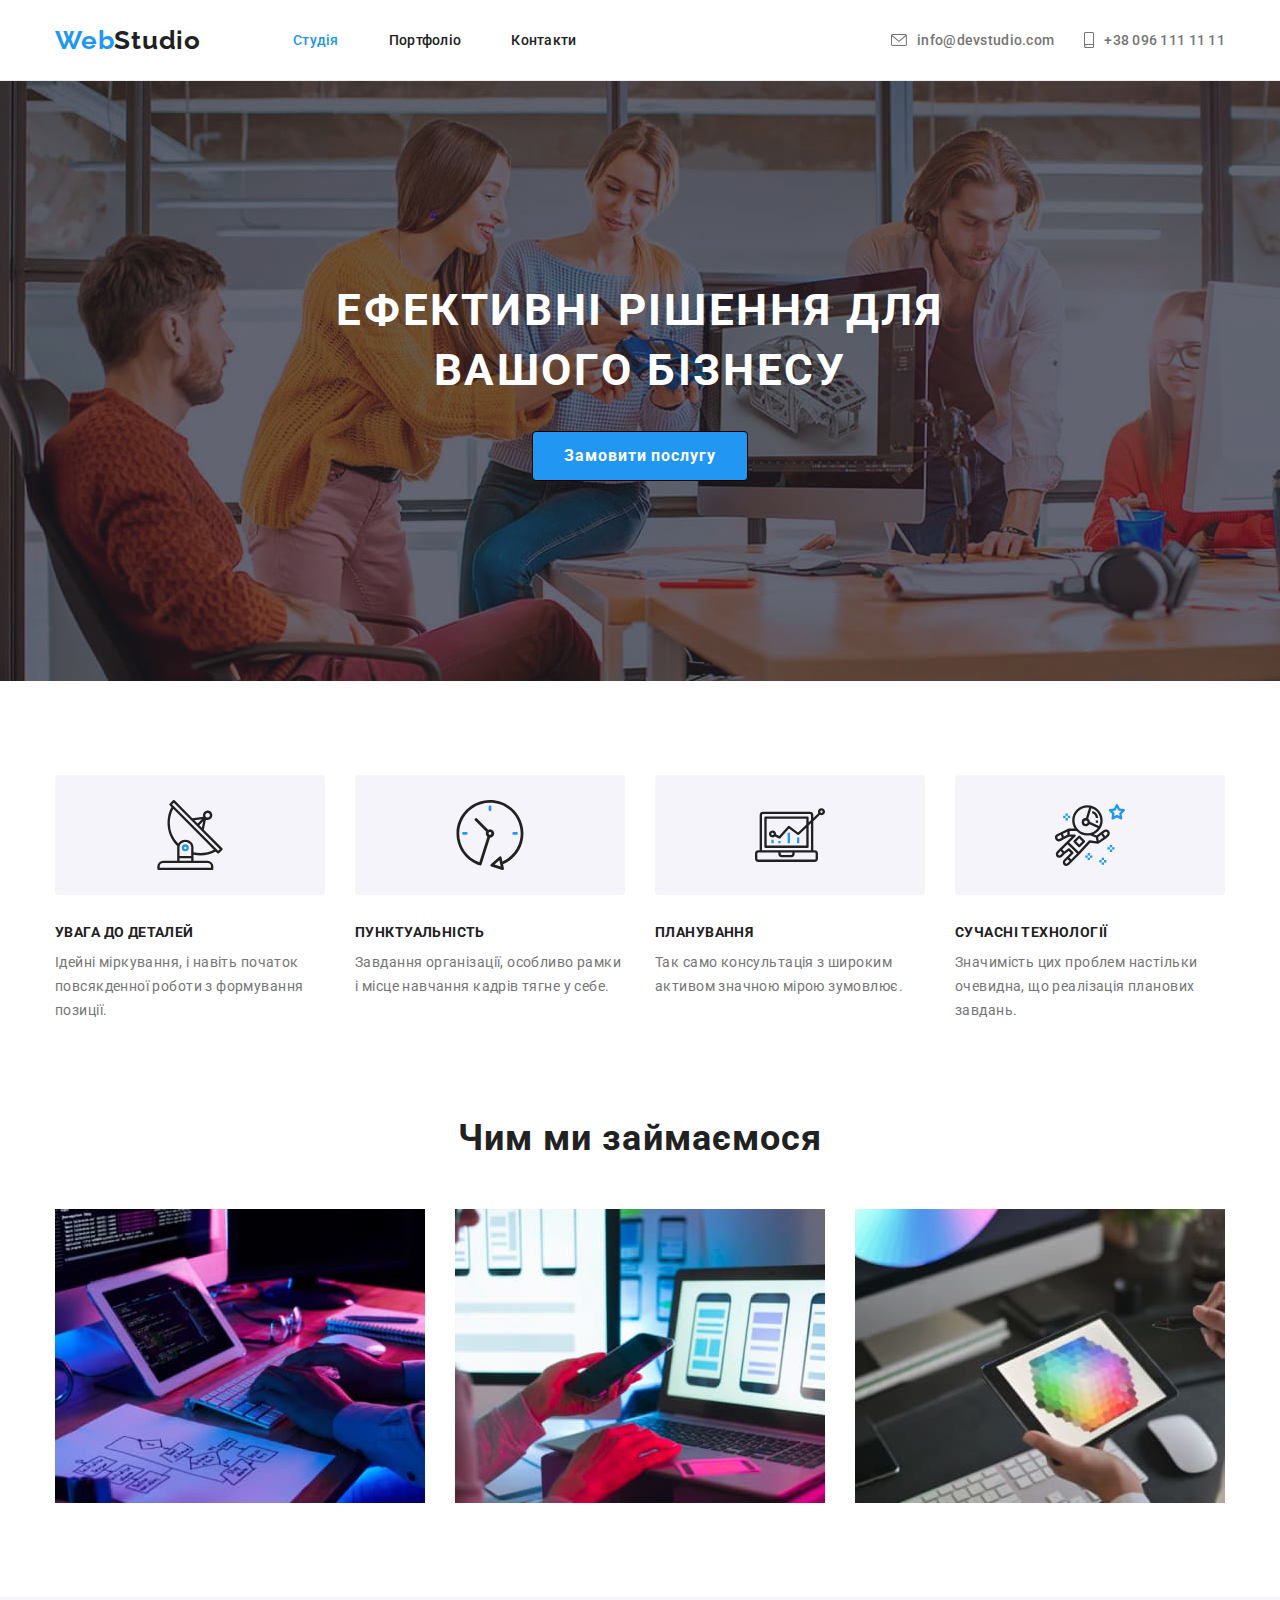
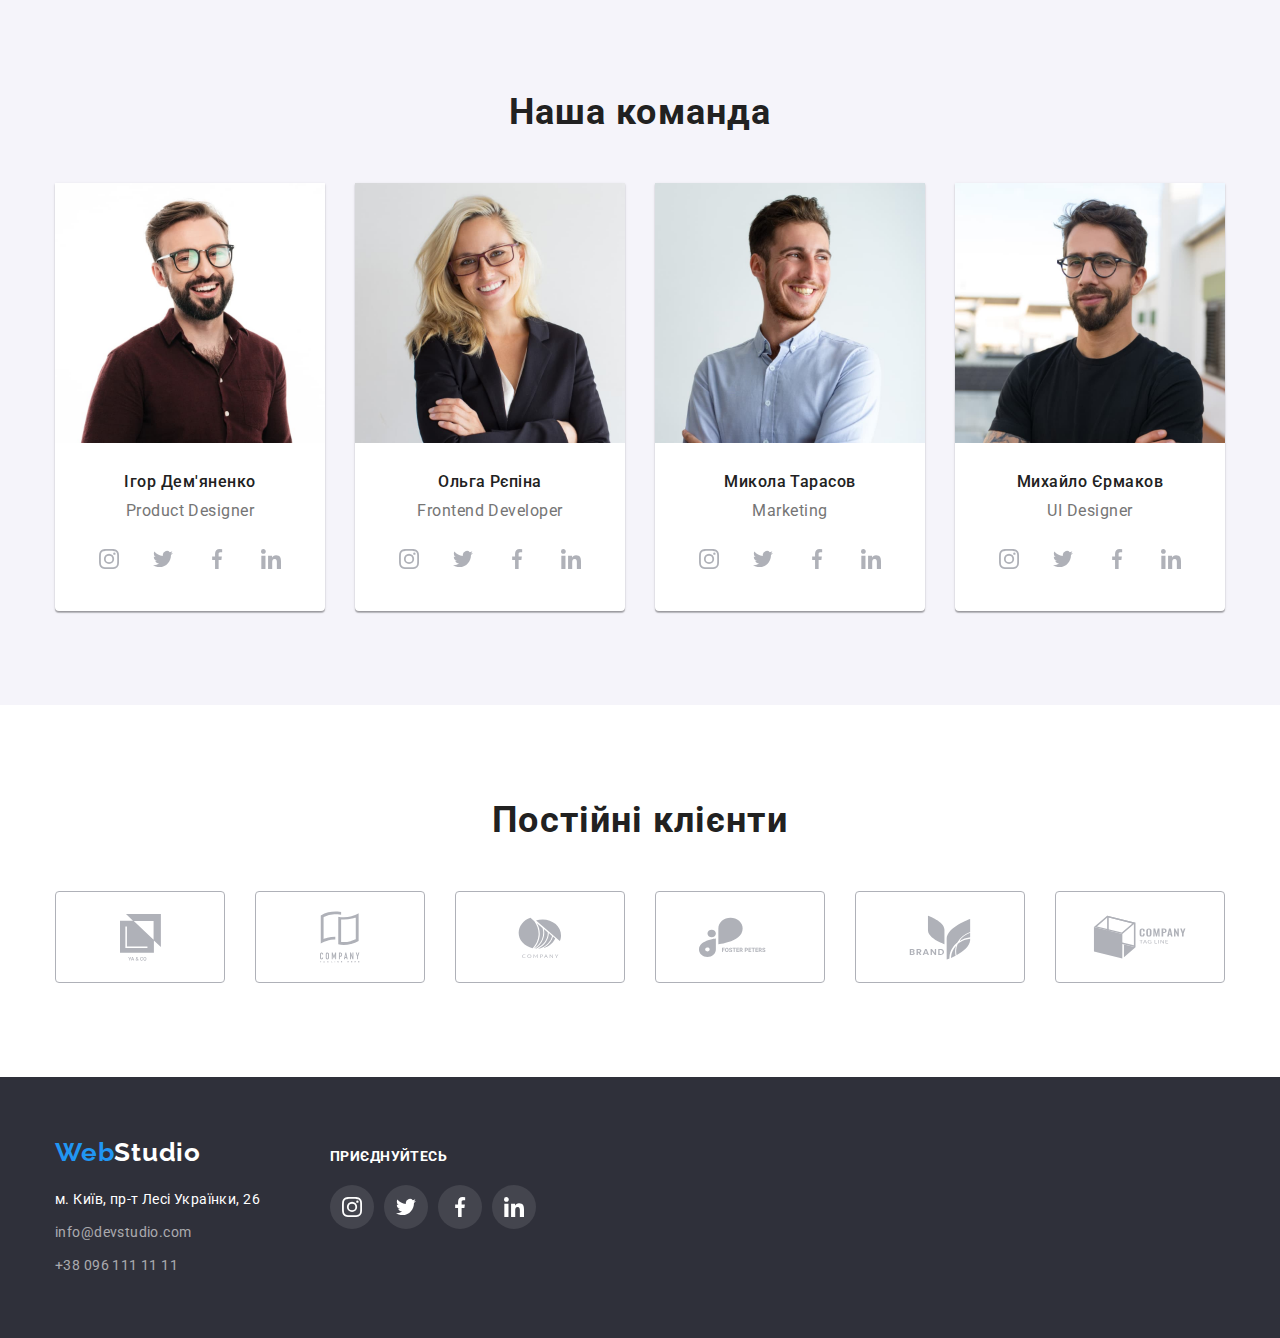
<file: index.html>
<!DOCTYPE html>
<html lang="uk">
  <head>
    <meta charset="UTF-8" />
    <meta http-equiv="X-UA-Compatible" content="IE=edge" />
    <meta name="viewport" content="width=device-width, initial-scale=1.0" />
    <title>Студія</title>
    <link rel="preconnect" href="https://fonts.googleapis.com" />
    <link rel="preconnect" href="https://fonts.gstatic.com" crossorigin />
    <link
      href="https://fonts.googleapis.com/css2?family=Raleway:wght@700&family=Roboto:wght@400;500;700;900&display=swap"
      rel="stylesheet"
    />
    <link
      rel="stylesheet"
      href="https://cdnjs.cloudflare.com/ajax/libs/modern-normalize/1.1.0/modern-normalize.min.css"
    />
    <link rel="stylesheet" href="./css/styles.css" />
  </head>

  <body>
    <!-- Site navigation -->
    <header class="header">
      <div class="container header-container">
        <nav class="main-nav">
          <a href="./index.html" class="logo">Web<span>Studio</span></a>
          <ul class="site-nav">
            <li class="current item"><a class="link" href="./index.html">Студія</a></li>
            <li class="item"><a class="link" href="./portfolio.html">Портфоліо</a></li>
            <li class="item"><a class="link" href="#">Контакти</a></li>
          </ul>
        </nav>
        <!-- Authorization -->
        <ul class="auth-nav">
          <li class="item">
            <a class="link" href="mailto:info@devstudio.com">
              <svg class="icon-envelope">
                <use href="./images/icons.svg#icon-envelope"></use>
              </svg>
              info@devstudio.com</a
            >
          </li>
          <li class="item">
            <a class="link" href="tel:+380961111111">
              <svg class="icon-smartphone">
                <use href="./images/icons.svg#icon-smartphone"></use>
              </svg>
              +38 096 111 11 11</a
            >
          </li>
        </ul>
      </div>
    </header>
    <main>
      <section class="hero">
        <div class="container">
          <h1 class="hero-title">Ефективні рішення для вашого бізнесу</h1>
          <button type="button" class="button-studio">Замовити послугу</button>
        </div>
      </section>
      <section class="benefits section">
        <div class="container">
          <h2 hidden>Наші переваги</h2>
          <ul class="details">
            <li class="item">
              <div class="background-icon">
                <svg class="icon-antenna">
                  <use href="./images/icons.svg#icon-antenna"></use>
                </svg>
              </div>
              <h3 class="title">УВАГА ДО ДЕТАЛЕЙ</h3>
              <p class="paragraph">
                Ідейні міркування, і навіть початок повсякденної роботи з формування позиції.
              </p>
            </li>
            <li class="item">
              <div class="background-icon">
                <svg class="icon-clock">
                  <use href="./images/icons.svg#icon-clock"></use>
                </svg>
              </div>
              <h3 class="title">ПУНКТУАЛЬНІСТЬ</h3>
              <p class="paragraph">
                Завдання організації, особливо рамки і місце навчання кадрів тягне у себе.
              </p>
            </li>
            <li class="item">
              <div class="background-icon">
                <svg class="icon-diagram">
                  <use href="./images/icons.svg#icon-diagram"></use>
                </svg>
              </div>
              <h3 class="title">ПЛАНУВАННЯ</h3>
              <p class="paragraph">
                Так само консультація з широким активом значною мірою зумовлює.
              </p>
            </li>
            <li class="item">
              <div class="background-icon">
                <svg class="icon-astronaut">
                  <use href="./images/icons.svg#icon-astronaut"></use>
                </svg>
              </div>
              <h3 class="title">СУЧАСНІ ТЕХНОЛОГІЇ</h3>
              <p class="paragraph">
                Значимість цих проблем настільки очевидна, що реалізація планових завдань.
              </p>
            </li>
          </ul>
        </div>
      </section>
      <section class="working section no-padding">
        <div class="container">
          <h2 class="crew">Чим ми займаємося</h2>
          <ul class="images">
            <li><img src="images/box1.jpg" alt="руки на ноутбуці" width="370" /></li>
            <li><img src="images/box2.jpg" alt="смартфон на ноутбук" width="370" /></li>
            <li><img src="images/box3.jpg" alt="руки та планшет" width="370" /></li>
          </ul>
        </div>
      </section>
      <section class="team section">
        <div class="container">
          <h2 class="crew">Наша команда</h2>
          <ul class="command">
            <li class="person">
              <img src="images/img4.jpg" alt="Ігор Дем'яненко" width="270" />
              <div class="person-padding">
                <h3 class="name">Ігор Дем'яненко</h3>
                <p class="rank">Product Designer</p>
                <ul class="social-links">
                  <li class="social-item">
                    <a class="social-link" href="">
                      <svg class="social-icon">
                        <use href="./images/icons.svg#icon-instagram"></use>
                      </svg>
                    </a>
                  </li>
                  <li class="social-item">
                    <a class="social-link" href="">
                      <svg class="social-icon">
                        <use href="./images/icons.svg#icon-twitter"></use>
                      </svg>
                    </a>
                  </li>
                  <li class="social-item">
                    <a class="social-link" href="">
                      <svg class="social-icon">
                        <use href="./images/icons.svg#icon-facebook"></use>
                      </svg>
                    </a>
                  </li>
                  <li class="social-item">
                    <a class="social-link" href="">
                      <svg class="social-icon">
                        <use href="./images/icons.svg#icon-linkedin"></use>
                      </svg>
                    </a>
                  </li>
                </ul>
              </div>
            </li>
            <li class="person">
              <img src="images/img1.jpg" alt="Ольга Рєпіна" width="270" />
              <div class="person-padding">
                <h3 class="name">Ольга Рєпіна</h3>
                <p class="rank">Frontend Developer</p>
                <ul class="social-links">
                  <li class="social-item">
                    <a class="social-link" href="">
                      <svg class="social-icon">
                        <use href="./images/icons.svg#icon-instagram"></use>
                      </svg>
                    </a>
                  </li>
                  <li class="social-item">
                    <a class="social-link" href="">
                      <svg class="social-icon">
                        <use href="./images/icons.svg#icon-twitter"></use>
                      </svg>
                    </a>
                  </li>
                  <li class="social-item">
                    <a class="social-link" href="">
                      <svg class="social-icon">
                        <use href="./images/icons.svg#icon-facebook"></use>
                      </svg>
                    </a>
                  </li>
                  <li class="social-item">
                    <a class="social-link" href="">
                      <svg class="social-icon">
                        <use href="./images/icons.svg#icon-linkedin"></use>
                      </svg>
                    </a>
                  </li>
                </ul>
              </div>
            </li>
            <li class="person">
              <img src="images/img2.jpg" alt="Микола Тарасов" width="270" />
              <div class="person-padding">
                <h3 class="name">Микола Тарасов</h3>
                <p class="rank">Marketing</p>
                <ul class="social-links">
                  <li class="social-item">
                    <a class="social-link" href="">
                      <svg class="social-icon">
                        <use href="./images/icons.svg#icon-instagram"></use>
                      </svg>
                    </a>
                  </li>
                  <li class="social-item">
                    <a class="social-link" href="">
                      <svg class="social-icon">
                        <use href="./images/icons.svg#icon-twitter"></use>
                      </svg>
                    </a>
                  </li>
                  <li class="social-item">
                    <a class="social-link" href="">
                      <svg class="social-icon">
                        <use href="./images/icons.svg#icon-facebook"></use>
                      </svg>
                    </a>
                  </li>
                  <li class="social-item">
                    <a class="social-link" href="">
                      <svg class="social-icon">
                        <use href="./images/icons.svg#icon-linkedin"></use>
                      </svg>
                    </a>
                  </li>
                </ul>
              </div>
            </li>
            <li class="person">
              <img src="images/img3.jpg" alt="Михайло Єрмаков" width="270" />
              <div class="person-padding">
                <h3 class="name">Михайло Єрмаков</h3>
                <p class="rank">UI Designer</p>
                <ul class="social-links">
                  <li class="social-item">
                    <a class="social-link" href="">
                      <svg class="social-icon">
                        <use href="./images/icons.svg#icon-instagram"></use>
                      </svg>
                    </a>
                  </li>
                  <li class="social-item">
                    <a class="social-link" href="">
                      <svg class="social-icon">
                        <use href="./images/icons.svg#icon-twitter"></use>
                      </svg>
                    </a>
                  </li>
                  <li class="social-item">
                    <a class="social-link" href="">
                      <svg class="social-icon">
                        <use href="./images/icons.svg#icon-facebook"></use>
                      </svg>
                    </a>
                  </li>
                  <li class="social-item">
                    <a class="social-link" href="">
                      <svg class="social-icon">
                        <use href="./images/icons.svg#icon-linkedin"></use>
                      </svg>
                    </a>
                  </li>
                </ul>
              </div>
            </li>
          </ul>
        </div>
      </section>
      <section class="partners section">
        <div class="container">
          <h2 class="partners-title">Постійні клієнти</h2>
          <ul class="partners-list">
            <li>
              <a href="" class="company-link">
                <svg class="company-icon company-one">
                  <use href="./images/icons.svg#icon-group1"></use>
                </svg>
              </a>
            </li>
            <li>
              <a href="" class="company-link">
                <svg class="company-icon company-two">
                  <use href="./images/icons.svg#icon-group2"></use>
                </svg>
              </a>
            </li>
            <li>
              <a href="" class="company-link">
                <svg class="company-icon company-three">
                  <use href="./images/icons.svg#icon-group3"></use>
                </svg>
              </a>
            </li>
            <li>
              <a href="" class="company-link">
                <svg class="company-icon company-four">
                  <use href="./images/icons.svg#icon-group4"></use>
                </svg>
              </a>
            </li>
            <li>
              <a href="" class="company-link">
                <svg class="company-icon company-five">
                  <use href="./images/icons.svg#icon-group5"></use>
                </svg>
              </a>
            </li>
            <li>
              <a href="" class="company-link">
                <svg class="company-icon company-six">
                  <use href="./images/icons.svg#icon-group6"></use>
                </svg>
              </a>
            </li>
          </ul>
        </div>
      </section>

      <!--  Footer  -->
    </main>
    <footer class="footer">
      <div class="container wrapper">
        <div class="address-frapper">
          <a class="logo-two" href="./index.html">Web<span>Studio</span></a>
          <address class="footer-address">
            <ul class="contacts">
              <!-- Adress -->
              <li class="adress-item">
                <a
                  class="city"
                  href="https://goo.gl/maps/CPtrU1FHBa2aNyZL9"
                  target="_blank"
                  rel="noopener noreferrer nofollow"
                  >м. Київ, пр-т Лесі Українки, 26</a
                >
              </li>
              <!-- Mail -->
              <li class="adress-item">
                <a class="mail" href="mailto:info@devstudio.com">info@devstudio.com</a>
              </li>
              <li class="adress-item">
                <a class="phone" href="tel:+380961111111">+38 096 111 11 11</a>
              </li>
            </ul>
          </address>
        </div>

        <div class="join">
          <h2 class="join-title">Приєднуйтесь</h3>
          <ul class="footer-social-links">
            <li class="social-item">
              <a class="social-link-footer" href="">
                <svg class="social-icon-footer">
                  <use href="./images/icons.svg#icon-instagram"></use>
                </svg>
              </a>
            </li>
            <li class="social-item">
              <a class="social-link-footer" href="">
                <svg class="social-icon-footer">
                  <use href="./images/icons.svg#icon-twitter"></use>
                </svg>
              </a>
            </li>
            <li class="social-item">
              <a class="social-link-footer" href="">
                <svg class="social-icon-footer">
                  <use href="./images/icons.svg#icon-facebook"></use>
                </svg>
              </a>
            </li>
            <li class="social-item">
              <a class="social-link-footer" href="">
                <svg class="social-icon-footer">
                  <use href="./images/icons.svg#icon-linkedin"></use>
                </svg>
              </a>
            </li>
          </ul>
        </div>
      </div>
    </footer>
  </body>
</html>
</file>
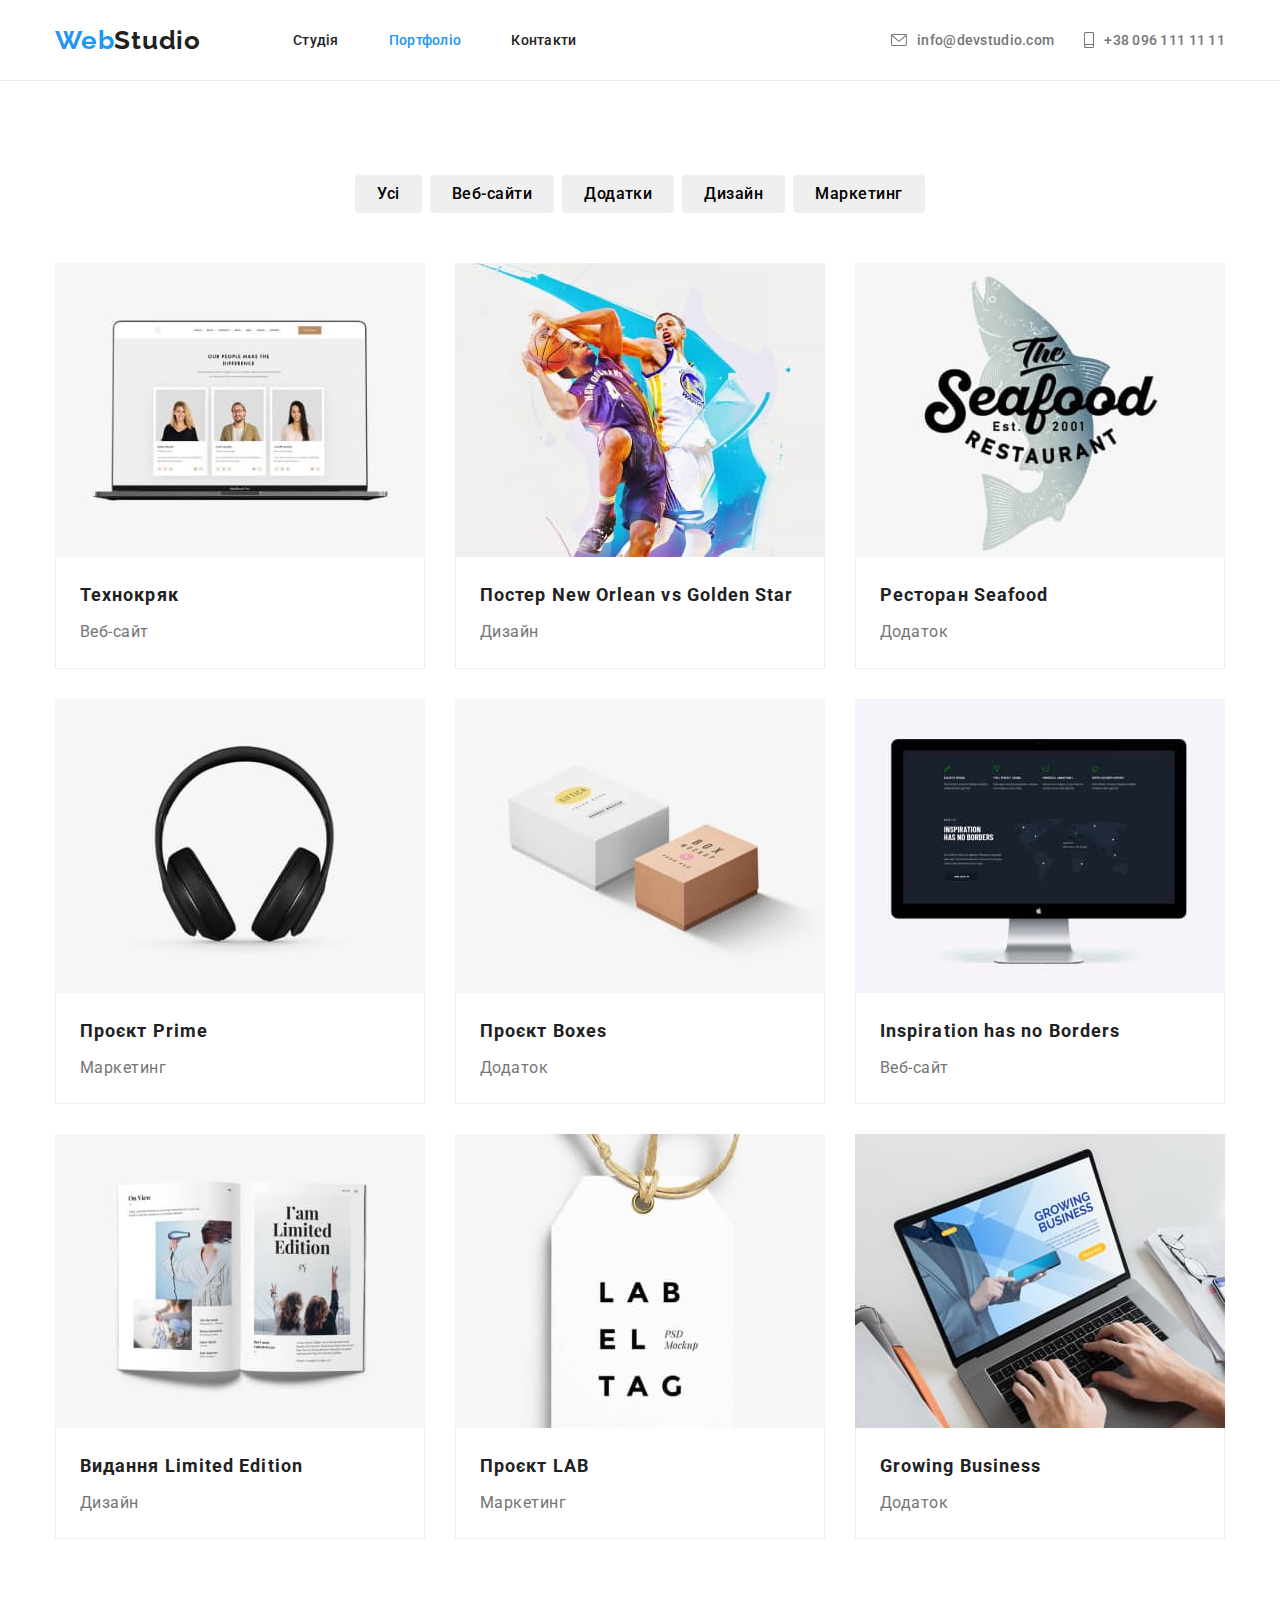
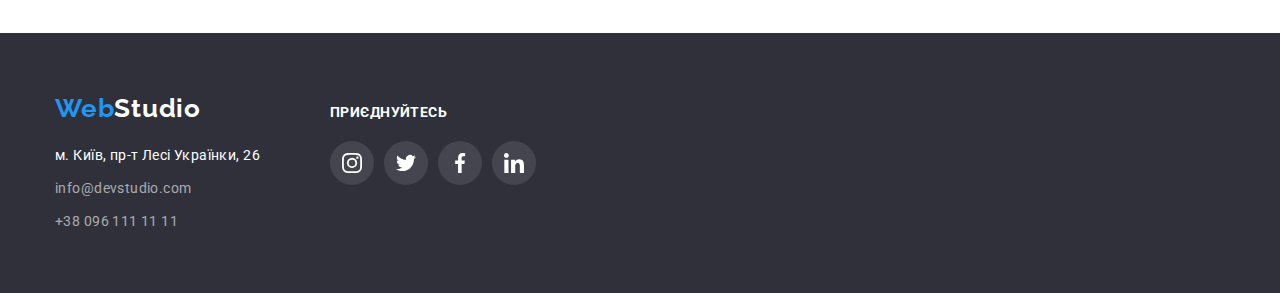
<file: portfolio.html>
<!DOCTYPE html>
<html lang="uk">
  <head>
    <meta charset="UTF-8" />
    <meta http-equiv="X-UA-Compatible" content="IE=edge" />
    <meta name="viewport" content="width=device-width, initial-scale=1.0" />
    <title>Портфоліо</title>
    <link rel="preconnect" href="https://fonts.googleapis.com" />
    <link rel="preconnect" href="https://fonts.gstatic.com" crossorigin />
    <link
      href="https://fonts.googleapis.com/css2?family=Raleway:wght@700&family=Roboto:wght@400;500;700;900&display=swap"
      rel="stylesheet"
    />
    <link
      rel="stylesheet"
      href="https://cdnjs.cloudflare.com/ajax/libs/modern-normalize/1.1.0/modern-normalize.min.css"
    />
    <link rel="stylesheet" href="./css/styles.css" />
  </head>
  <body>
    <!-- Site navigation -->
    <header class="header">
      <div class="container header-container">
        <nav class="main-nav">
          <a href="./index.html" class="logo">Web<span>Studio</span></a>
          <ul class="site-nav">
            <li class="item"><a class="link" href="./index.html">Студія</a></li>
            <li class="item current"><a class="link" href="./portfolio.html">Портфоліо</a></li>
            <li class="item"><a class="link" href="#">Контакти</a></li>
          </ul>
        </nav>
        <!-- Authorization -->
        <ul class="auth-nav">
          <li class="item">
            <a class="link" href="mailto:info@devstudio.com">
              <svg class="icon-envelope">
                <use href="./images/icons.svg#icon-envelope"></use>
              </svg>
              info@devstudio.com</a
            >
          </li>
          <li class="item">
            <a class="link" href="tel:+380961111111">
              <svg class="icon-smartphone">
                <use href="./images/icons.svg#icon-smartphone"></use>
              </svg>
              +38 096 111 11 11</a
            >
          </li>
        </ul>
      </div>
    </header>
    <!-- Filter -->
    <main>
      <section class="section">
        <div class="container">
          <h1 hidden>Перелік матеріалів</h1>
          <ul class="button">
            <li><button type="button" class="headline">Усі</button></li>
            <li><button type="button" class="headline">Веб-сайти</button></li>
            <li><button type="button" class="headline">Додатки</button></li>
            <li><button type="button" class="headline">Дизайн</button></li>
            <li><button type="button" class="headline">Маркетинг</button></li>
          </ul>

          <!-- Section -->
          <ul class="section-title">
            <li class="section-list">
              <a href="" class="portfolio-link">
                <img src="./images/img-portfolio1.jpg" alt="ноутбук із зображенням" />
                <div class="description">
                  <h2 class="caption">Технокряк</h2>
                  <p class="article">Веб-сайт</p>
                </div>
              </a>
            </li>
            <li class="section-list">
              <a href="" class="portfolio-link"
                ><img src="./images/img-portfolio2.jpg" alt="гравці в баскетбол" />
                <div class="description">
                  <h2 class="caption">Постер New Orlean vs Golden Star</h2>
                  <p class="article">Дизайн</p>
                </div>
              </a>
            </li>
            <li class="section-list">
              <a href="" class="portfolio-link"
                ><img src="./images/img-portfolio3.jpg" alt="риба з написом" width="370" />
                <div class="description">
                  <h2 class="caption">Ресторан Seafood</h2>
                  <p class="article">Додаток</p>
                </div>
              </a>
            </li>
            <li class="section-list">
              <a href="" class="portfolio-link"
                ><img src="./images/img-portfolio4.jpg" alt="навушники" width="370" />
                <div class="description">
                  <h2 class="caption">Проєкт Prime</h2>
                  <p class="article">Маркетинг</p>
                </div>
              </a>
            </li>
            <li class="section-list">
              <a href="" class="portfolio-link"
                ><img src="./images/img-portfolio5.jpg" alt="коробки" width="370" />
                <div class="description">
                  <h2 class="caption">Проєкт Boxes</h2>
                  <p class="article">Додаток</p>
                </div>
              </a>
            </li>
            <li class="section-list">
              <a href="" class="portfolio-link"
                ><img src="./images/img-portfolio6.jpg" alt="монітор" width="370" />
                <div class="description">
                  <h2 class="caption">Inspiration has no Borders</h2>
                  <p class="article">Веб-сайт</p>
                </div>
              </a>
            </li>
            <li class="section-list">
              <a href="" class="portfolio-link"
                ><img src="./images/img-portfolio7.jpg" alt="відкрита книга" width="370" />
                <div class="description">
                  <h2 class="caption">Видання Limited Edition</h2>
                  <p class="article">Дизайн</p>
                </div>
              </a>
            </li>
            <li class="section-list">
              <a href="" class="portfolio-link"
                ><img src="./images/img-portfolio8.jpg" alt="бейджик" width="370" />
                <div class="description">
                  <h2 class="caption">Проєкт LAB</h2>
                  <p class="article">Маркетинг</p>
                </div>
              </a>
            </li>
            <li class="section-list">
              <a href="" class="portfolio-link"
                ><img src="./images/img-portfolio9.jpg" alt="руки на ноутбуці" width="370" />
                <div class="description">
                  <h2 class="caption">Growing Business</h2>
                  <p class="article">Додаток</p>
                </div>
              </a>
            </li>
          </ul>
        </div>
      </section>
    </main>
    
      <!--  Footer  -->
    </main>
    <footer class="footer">
      <div class="container wrapper">
        <div class="address-frapper">
          <a class="logo-two" href="./index.html">Web<span>Studio</span></a>
          <address class="footer-address">
            <ul class="contacts">
              <!-- Adress -->
              <li class="adress-item">
                <a
                  class="city"
                  href="https://goo.gl/maps/CPtrU1FHBa2aNyZL9"
                  target="_blank"
                  rel="noopener noreferrer nofollow"
                  >м. Київ, пр-т Лесі Українки, 26</a
                >
              </li>
              <!-- Mail -->
              <li class="adress-item">
                <a class="mail" href="mailto:info@devstudio.com">info@devstudio.com</a>
              </li>
              <li class="adress-item">
                <a class="phone" href="tel:+380961111111">+38 096 111 11 11</a>
              </li>
            </ul>
          </address>
        </div>

        <div class="join">
          <h2 class="join-title">Приєднуйтесь</h3>
          <ul class="footer-social-links">
            <li class="social-item">
              <a class="social-link-footer" href="">
                <svg class="social-icon-footer">
                  <use href="./images/icons.svg#icon-instagram"></use>
                </svg>
              </a>
            </li>
            <li class="social-item">
              <a class="social-link-footer" href="">
                <svg class="social-icon-footer">
                  <use href="./images/icons.svg#icon-twitter"></use>
                </svg>
              </a>
            </li>
            <li class="social-item">
              <a class="social-link-footer" href="">
                <svg class="social-icon-footer">
                  <use href="./images/icons.svg#icon-facebook"></use>
                </svg>
              </a>
            </li>
            <li class="social-item">
              <a class="social-link-footer" href="">
                <svg class="social-icon-footer">
                  <use href="./images/icons.svg#icon-linkedin"></use>
                </svg>
              </a>
            </li>
          </ul>
        </div>
      </div>
    </footer>
  </body>
</html>
</file>
<file: css/styles.css>
:root {
  --primary-text-color: #212121;
  --title-text-color: #757575;
  --accent-color: #2196f3;
  --primary-white-color: #ffffff;
}

body {
  font-family: Roboto, Raleway, sans-serif;
  color: var(--primary-text-color);
  background-color: var(--primary-white-color);
}
.container {
  width: 1200px;
  padding-left: 15px;
  padding-right: 15px;
  margin-left: auto;
  margin-right: auto;
}

h1,
h2,
h3,
p,
ul {
  margin: 0;
  padding: 0;
}

li {
  list-style: none;
}

a {
  text-decoration: none;
  color: currentColor;
}

.main-nav {
  display: flex;
  align-items: center;
}
.header {
  border-bottom: 1px solid #ececec;
}
.header-container {
  display: flex;
  align-items: center;
}
/* LOGO */

.logo {
  color: #2196f3;
  font-family: Raleway, sans-serif;
  font-weight: 700;
  font-size: 26px;
  line-height: 1.19;
  letter-spacing: 0.03em;
}

.logo span {
  color: #212121;
}

/* Site navigation */
.site-nav {
  display: flex;
  margin-left: 92px;
}

.site-nav .item:not(:last-child) {
  margin-right: 50px;
}

.site-nav .link {
  display: block;
  font-weight: 500;
  font-size: 14px;
  line-height: 1.17;
  letter-spacing: 0.02em;
  padding: 32px 0;
}

.site-nav .link:hover,
.site-nav .link:focus {
  color: var(--accent-color);
}

/* Authorization */
.auth-nav .link {
  color: var(--title-text-color);
  font-weight: 500;
  font-size: 14px;
  line-height: 1.17;
  letter-spacing: 0.02em;
}

.auth-nav .link:hover,
.auth-nav .link:focus {
  color: var(--accent-color);
}

.auth-nav {
  display: flex;
  gap: 30px;
  margin-left: auto;
  align-items: center;
}

.icon-envelope {
  width: 16px;
  height: 12px;
  margin-right: 10px;
  fill: currentColor;
}

.icon-envelope:hover,
.icon-envelope:focus {
  fill: var(--accent-color);
}
.icon-smartphone {
  width: 10px;
  height: 16px;
  margin-right: 10px;
  fill: currentColor;
}

.icon-smartphone:hover,
.icon-smartphone:focus {
  fill: var(--accent-color);
}

/* -------------------Студія------------------------------- */

.site-nav .current {
  color: var(--accent-color);
}

.hero-title {
  font-size: 44px;
  line-height: 1.36;
  text-transform: uppercase;
  color: var(--primary-white-color);
  margin-left: auto;
  margin-right: auto;
  letter-spacing: 0.06em;
  width: 696px;
}

.hero {
  text-align: center;
  background-color: #2f303a;
  background-image: linear-gradient(to right, rgba(47, 48, 58, 0.4), rgba(47, 48, 58, 0.4)),
    url('../images/hero.jpg');
  padding: 200px 0;
  max-width: 1600px;
  height: 600px;
  margin-left: auto;
  margin-right: auto;
}

.button-studio {
  background-color: var(--accent-color);
  color: var(--primary-white-color);
  cursor: pointer;
  font-family: inherit;
  font-weight: 700;
  font-size: 16px;
  line-height: 1.88;
  letter-spacing: 0.06em;
  border-radius: 4px;
  border: 1px solid #000000;
  padding: 9px 31px;
  margin-top: 30px;
}

.benefits .title {
  font-size: 14px;
  line-height: 1.14;
  text-transform: uppercase;
  letter-spacing: 0.03em;
}
.benefits .paragraph {
  font-size: 14px;
  line-height: 1.71;
  color: var(--title-text-color);
  margin-top: 10px;
  letter-spacing: 0.03em;
}
.benefits .details {
  display: flex;
}

.benefits .item + .item {
  margin-left: 30px;
}
.benefits .item {
  width: 270px;
}

.icon-antenna,
.icon-clock,
.icon-diagram,
.icon-astronaut {
  width: 70px;
  height: 70px;
}

.background-icon {
  width: 270px;
  height: 120px;
  background-color: #f5f4fa;
  border-radius: 4px;
  margin-bottom: 30px;
  display: flex;
  justify-content: center;
  align-items: center;
}

.auth-nav .link {
  display: flex;
  align-items: center;
}

.images {
  display: flex;
  margin-top: 50px;
  gap: 30px;
}

/* ---------------------* COMMAND */

.command {
  display: flex;
  gap: 30px;
}
.command .person {
  text-align: center;
  background-color: var(--primary-white-color);
  box-shadow: 0px 1px 3px rgba(0, 0, 0, 0.12), 0px 1px 1px rgba(0, 0, 0, 0.14),
    0px 2px 1px rgba(0, 0, 0, 0.2);
  border-radius: 0px 0px 4px 4px;
}

.person-padding {
  padding: 30px 10px;
}

.social-links {
  display: flex;
  justify-content: center;
  gap: 10px;
}

.working .crew,
.team .crew {
  font-size: 36px;
  line-height: 1.17;
  text-align: center;
  letter-spacing: 0.03em;
}
.team .name {
  font-weight: 500;
  font-size: 16px;
  line-height: 1.18;
  letter-spacing: 0.03em;
}
.team .rank {
  color: var(--title-text-color);
  line-height: 1.18;
  margin-top: 10px;
  margin-bottom: 16px;
  letter-spacing: 0.03em;
}

.team .crew {
  margin-bottom: 50px;
}

.team {
  background-color: #f5f4fa;
}

/* SOCIAL LINKS*/

.social-icon {
  width: 20px;
  height: 20px;
  fill: #afb1b8;
}

.social-link:hover .social-icon,
.social-link:focus .social-icon {
  fill: #ffffff;
}

.social-link {
  display: flex;
  width: 44px;
  height: 44px;
  border-radius: 50%;
  align-items: center;
  justify-content: center;
}

.social-link:hover,
.social-link:focus {
  background-color: var(--accent-color);
}

/* ------------------------------------------- */

.section {
  padding: 94px 0;
}
.no-padding {
  padding-top: 0;
}

.partners-title {
  font-size: 36px;
  line-height: 1.17;
  text-align: center;
  letter-spacing: 0.03em;
  color: var(--primary-text-color);
  margin-bottom: 50px;
}

/* ----------------------Portfolio-------------------- */

/* Filter */
.button {
  font-family: inherit;
  margin-bottom: 50px;
  display: flex;
  gap: 8px;
  justify-content: center;
}

.headline:hover,
.headline:focus {
  color: var(--primary-white-color);
  background-color: var(--accent-color);
  cursor: pointer;
  border-radius: 4px;
  border: 0px solid transparent;
  box-shadow: 0px 3px 1px rgba(0, 0, 0, 0.1), 0px 1px 2px rgba(0, 0, 0, 0.08),
    0px 2px 2px rgba(0, 0, 0, 0.12);
}

.headline {
  text-align: center;
  font-size: 16px;
  font-weight: 500;
  line-height: 1.63;
  padding: 6px 22px;
  border: 0px solid transparent;
  border-radius: 4px;
  letter-spacing: 0.03em;
}

/* Section */
.section-list .caption {
  color: var(--primary-text-color);
  font-size: 18px;
  line-height: 2;
  letter-spacing: 0.06em;
  margin-bottom: 4px;
}

.section-title {
  display: flex;
  flex-wrap: wrap;
  gap: 30px;
}

.section-list {
  width: 370px;
}

.portfolio-link {
  display: block;
}

.portfolio-link:hover,
.portfolio-link:focus {
  box-shadow: 0px 1px 1px rgba(0, 0, 0, 0.12), 0px 4px 4px rgba(0, 0, 0, 0.06),
    1px 4px 6px rgba(0, 0, 0, 0.16);
}
.section-title .article {
  color: var(--title-text-color);
  font-size: 16px;
  line-height: 1.88;
  letter-spacing: 0.03em;
}

.description {
  padding: 20px 24px;
  border: 1px solid #eeeeee;
  border-top: none;
}

img {
  display: block;
}

/* ---------------------COMPANY--------------------- */

.partners-list {
  display: flex;
  align-items: center;
  justify-content: center;
  gap: 30px;
}

.company-icon {
  fill: #afb1b8;
}

.company-one {
  width: 41px;
  height: 47px;
}

.company-two {
  width: 40px;
  height: 52px;
}
.company-three {
  width: 43.5px;
  height: 41.2px;
}
.company-four {
  width: 84.4px;
  height: 40.6px;
}
.company-five {
  width: 62.5px;
  height: 45.4px;
}
.company-six {
  width: 93.8px;
  height: 43.9px;
}

.company-link:hover,
.company-link:focus {
  border-color: var(--accent-color);
}

.company-link:hover .company-icon,
.company-link:focus .company-icon {
  fill: var(--accent-color);
}

.company-link {
  display: flex;
  width: 170px;
  height: 92px;
  border: 1px solid #afb1b8;
  border-radius: 4px;
  align-items: center;
  justify-content: center;
}

/* --------------------------------Footer */

.footer {
  background-color: #2f303a;
  padding: 60px 0;
}

.logo-two {
  color: #2196f3;
  font-family: Raleway, sans-serif;
  font-weight: 700;
  font-size: 26px;
  line-height: 1.19;
  letter-spacing: 0.03em;
}

.logo-two span {
  color: #ffffff;
}

.adress-item:not(:last-child) {
  margin-bottom: 9px;
}

.footer-address {
  font-style: normal;
  margin-top: 20px;
}
.wrapper {
  display: flex;
  align-items: baseline;
}
.join {
  margin-left: 70px;
}

.join-title {
  font-size: 14px;
  line-height: 1.14;
  letter-spacing: 0.03em;
  text-transform: uppercase;
  color: var(--primary-white-color);
}

.city {
  color: var(--primary-white-color);
  font-size: 14px;
  line-height: 1.71;
  letter-spacing: 0.03em;
}

.mail,
.phone {
  color: rgba(255, 255, 255, 0.6);
  letter-spacing: 0.03em;
  font-size: 14px;
  line-height: 1.71;
  letter-spacing: 0.03em;
}

.mail:hover,
.mail:focus {
  color: var(--accent-color);
}

.phone:hover,
.phone:focus {
  color: var(--accent-color);
}

.footer-social-links {
  display: flex;
  gap: 10px;
  margin-top: 20px;
  justify-content: space-between;
}

.social-link-footer {
  display: block;
  width: 44px;
  height: 44px;
  border: none;
  border-radius: 50%;
  background-color: rgba(255, 255, 255, 0.1);
}
.social-link-footer:hover,
.social-link-footer:focus {
  background-color: var(--accent-color);
}
.social-icon-footer {
  fill: #ffffff;
  width: 20px;
  height: 20px;
  margin: 12px;
}
</file>
